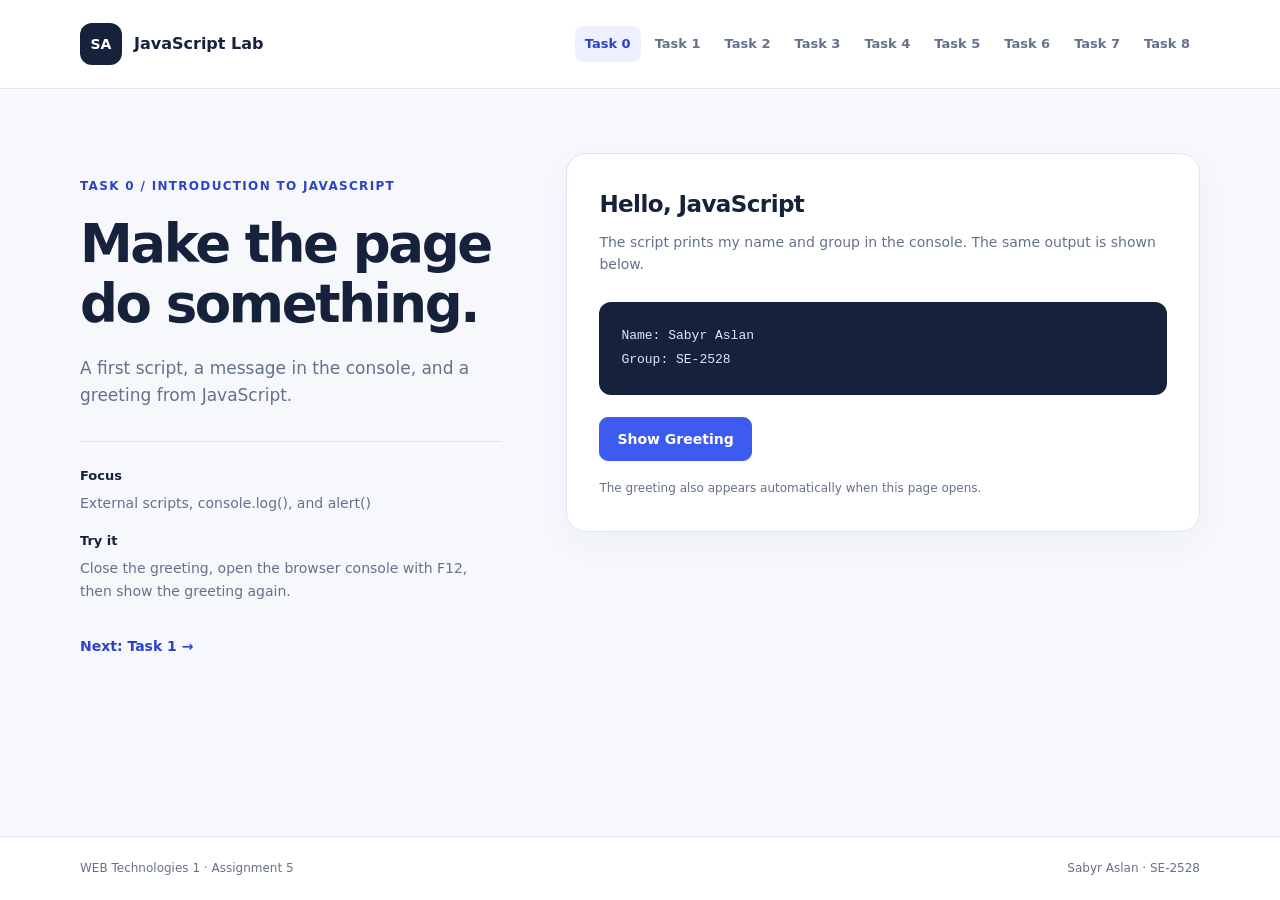
<file: index.html>
<!doctype html>
<html lang="en">
<head>
  <meta charset="utf-8">
  <meta name="viewport" content="width=device-width, initial-scale=1">
  <meta name="description" content="WEB Technologies 1 Assignment 5: Introduction to JavaScript. Sabyr Aslan, SE-2528.">
  <title>Task 0 | Introduction to JavaScript</title>
  <link rel="stylesheet" href="styles.css">
  <script src="scripts/task0.js" defer></script>
</head>
<body>
  <a class="skip-link" href="#main">Skip to content</a>
  <header class="site-header">
    <div class="container nav-inner">
      <a class="brand" href="index.html"><span class="brand-mark">SA</span> JavaScript Lab</a>
      <nav class="site-nav" aria-label="Assignment tasks">
        <a href="index.html" aria-current="page">Task 0</a>
        <a href="task1.html">Task 1</a>
        <a href="task2.html">Task 2</a>
        <a href="task3.html">Task 3</a>
        <a href="task4.html">Task 4</a>
        <a href="task5.html">Task 5</a>
        <a href="task6.html">Task 6</a>
        <a href="task7.html">Task 7</a>
        <a href="task8.html">Task 8</a>
      </nav>
    </div>
  </header>
  <main class="page-main container" id="main">
    <div class="page-layout">
      <section class="page-copy" aria-labelledby="page-title">
        <p class="eyebrow">Task 0 / Introduction to JavaScript</p>
        <h1 id="page-title">Make the page do something.</h1>
        <p class="lede">A first script, a message in the console, and a greeting from JavaScript.</p>
        <dl class="task-detail">
          <dt>Focus</dt><dd>External scripts, console.log(), and alert()</dd>
          <dt>Try it</dt><dd>Close the greeting, open the browser console with F12, then show the greeting again.</dd>
        </dl>
        <a class="next-link" href="task1.html">Next: Task 1 &rarr;</a>
      </section>
      <section class="demo-panel" aria-labelledby="demo-title">
        <h2 id="demo-title">Hello, JavaScript</h2>
        <p class="panel-lead">The script prints my name and group in the console. The same output is shown below.</p>
        <pre class="console-output" id="console-output" aria-label="Console output"></pre>
        <div class="button-row"><button type="button" id="show-greeting">Show Greeting</button></div>
        <p class="demo-note">The greeting also appears automatically when this page opens.</p>
        <noscript><p class="demo-note">Enable JavaScript to use this demo.</p></noscript>
      </section>
    </div>
  </main>
  <footer class="site-footer">
    <div class="container footer-inner"><p>WEB Technologies 1 · Assignment 5</p><p>Sabyr Aslan · SE-2528</p></div>
  </footer>
</body>
</html>
</file>
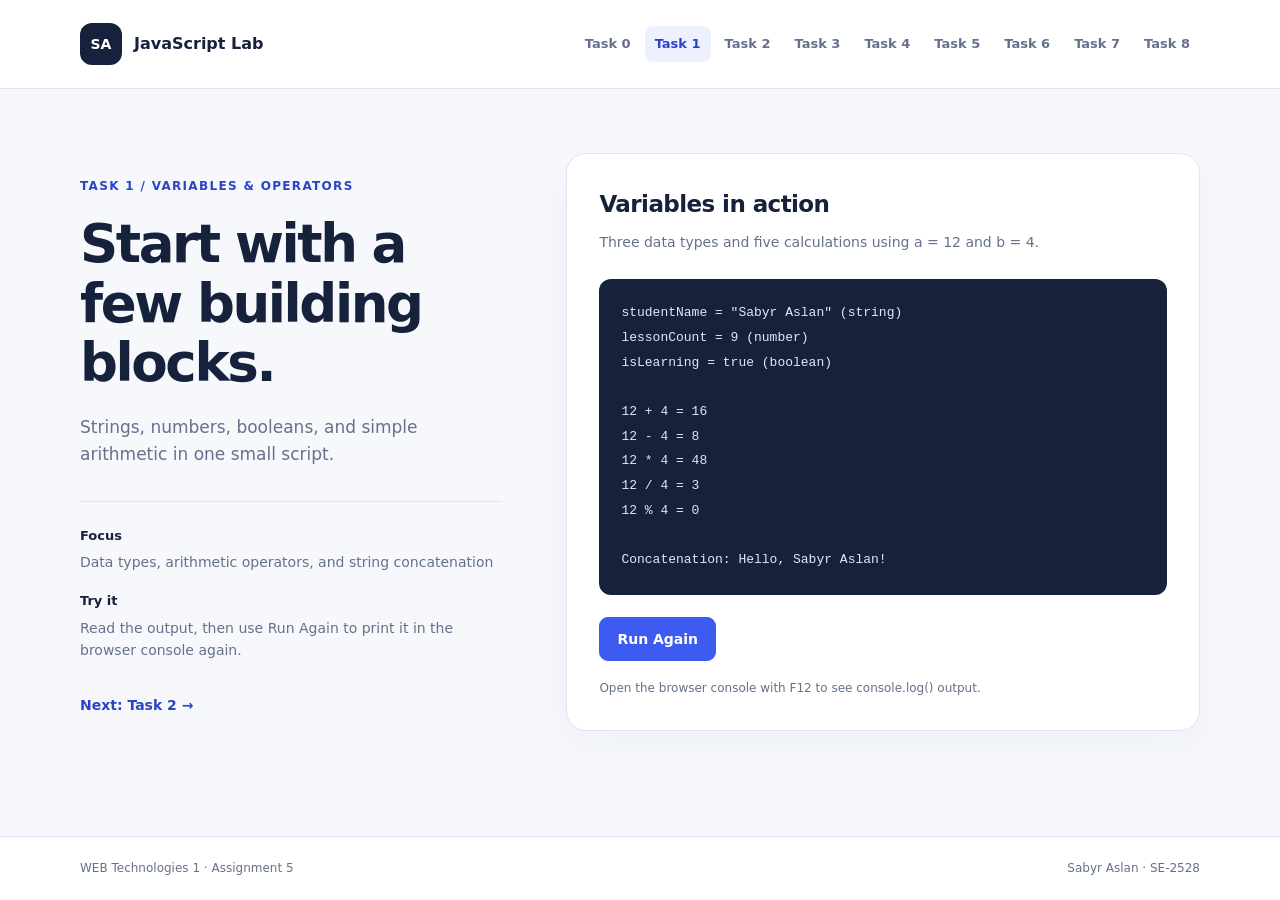
<file: task1.html>
<!doctype html>
<html lang="en">
<head>
  <meta charset="utf-8">
  <meta name="viewport" content="width=device-width, initial-scale=1">
  <meta name="description" content="WEB Technologies 1 Assignment 5: Variables &amp; Operators. Sabyr Aslan, SE-2528.">
  <title>Task 1 | Variables &amp; Operators</title>
  <link rel="stylesheet" href="styles.css">
  <script src="scripts/task1.js" defer></script>
</head>
<body>
  <a class="skip-link" href="#main">Skip to content</a>
  <header class="site-header">
    <div class="container nav-inner">
      <a class="brand" href="index.html"><span class="brand-mark">SA</span> JavaScript Lab</a>
      <nav class="site-nav" aria-label="Assignment tasks">
        <a href="index.html">Task 0</a>
        <a href="task1.html" aria-current="page">Task 1</a>
        <a href="task2.html">Task 2</a>
        <a href="task3.html">Task 3</a>
        <a href="task4.html">Task 4</a>
        <a href="task5.html">Task 5</a>
        <a href="task6.html">Task 6</a>
        <a href="task7.html">Task 7</a>
        <a href="task8.html">Task 8</a>
      </nav>
    </div>
  </header>
  <main class="page-main container" id="main">
    <div class="page-layout">
      <section class="page-copy" aria-labelledby="page-title">
        <p class="eyebrow">Task 1 / Variables &amp; Operators</p>
        <h1 id="page-title">Start with a few building blocks.</h1>
        <p class="lede">Strings, numbers, booleans, and simple arithmetic in one small script.</p>
        <dl class="task-detail">
          <dt>Focus</dt><dd>Data types, arithmetic operators, and string concatenation</dd>
          <dt>Try it</dt><dd>Read the output, then use Run Again to print it in the browser console again.</dd>
        </dl>
        <a class="next-link" href="task2.html">Next: Task 2 &rarr;</a>
      </section>
      <section class="demo-panel" aria-labelledby="demo-title">
        <h2 id="demo-title">Variables in action</h2>
        <p class="panel-lead">Three data types and five calculations using a = 12 and b = 4.</p>
        <pre class="console-output" id="console-output" aria-label="Console output"></pre>
        <div class="button-row"><button type="button" id="run-script">Run Again</button></div>
        <p class="demo-note">Open the browser console with F12 to see console.log() output.</p>
        <noscript><p class="demo-note">Enable JavaScript to use this demo.</p></noscript>
      </section>
    </div>
  </main>
  <footer class="site-footer">
    <div class="container footer-inner"><p>WEB Technologies 1 · Assignment 5</p><p>Sabyr Aslan · SE-2528</p></div>
  </footer>
</body>
</html>
</file>
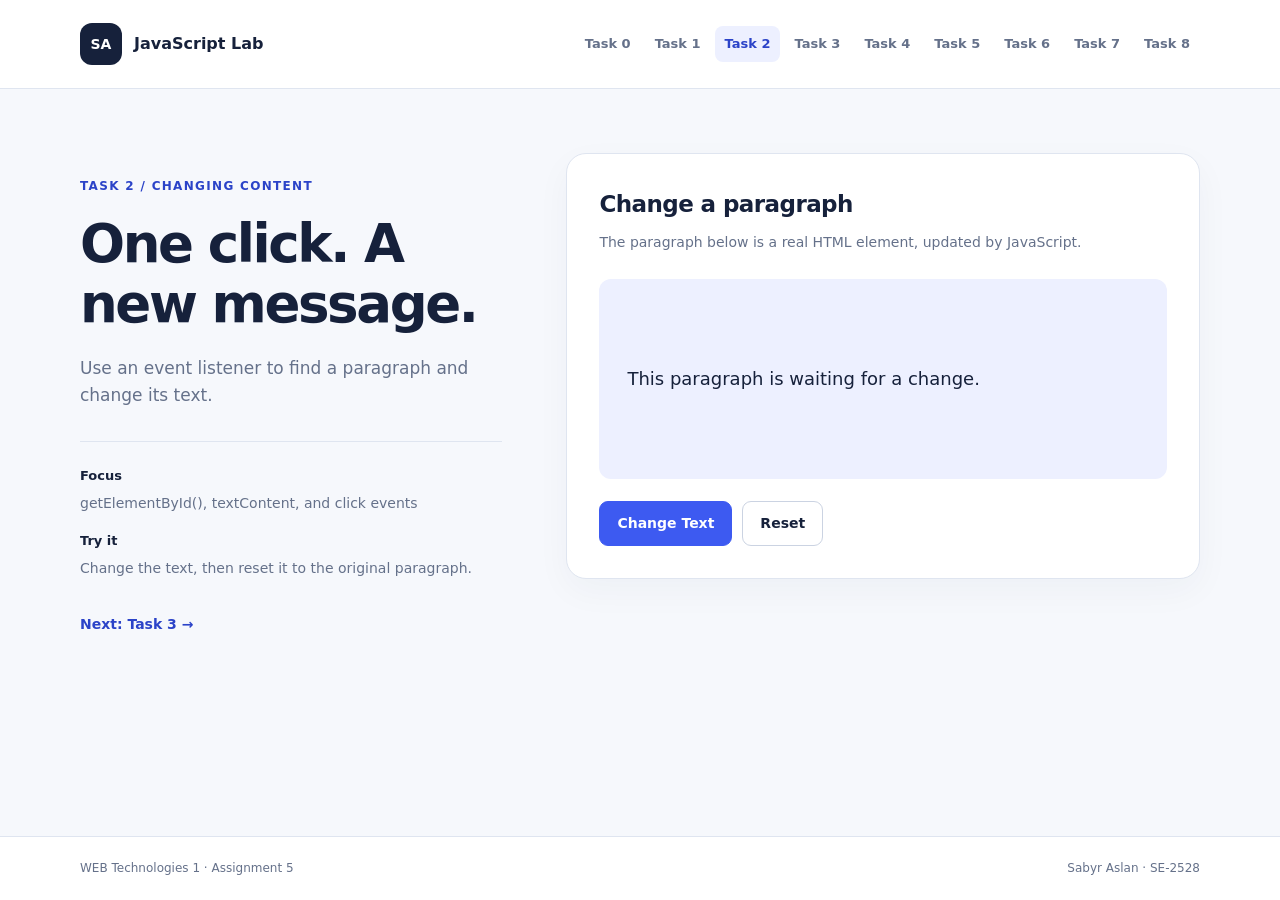
<file: task2.html>
<!doctype html>
<html lang="en">
<head>
  <meta charset="utf-8">
  <meta name="viewport" content="width=device-width, initial-scale=1">
  <meta name="description" content="WEB Technologies 1 Assignment 5: Changing Content. Sabyr Aslan, SE-2528.">
  <title>Task 2 | Changing Content</title>
  <link rel="stylesheet" href="styles.css">
  <script src="scripts/task2.js" defer></script>
</head>
<body>
  <a class="skip-link" href="#main">Skip to content</a>
  <header class="site-header">
    <div class="container nav-inner">
      <a class="brand" href="index.html"><span class="brand-mark">SA</span> JavaScript Lab</a>
      <nav class="site-nav" aria-label="Assignment tasks">
        <a href="index.html">Task 0</a>
        <a href="task1.html">Task 1</a>
        <a href="task2.html" aria-current="page">Task 2</a>
        <a href="task3.html">Task 3</a>
        <a href="task4.html">Task 4</a>
        <a href="task5.html">Task 5</a>
        <a href="task6.html">Task 6</a>
        <a href="task7.html">Task 7</a>
        <a href="task8.html">Task 8</a>
      </nav>
    </div>
  </header>
  <main class="page-main container" id="main">
    <div class="page-layout">
      <section class="page-copy" aria-labelledby="page-title">
        <p class="eyebrow">Task 2 / Changing Content</p>
        <h1 id="page-title">One click. A new message.</h1>
        <p class="lede">Use an event listener to find a paragraph and change its text.</p>
        <dl class="task-detail">
          <dt>Focus</dt><dd>getElementById(), textContent, and click events</dd>
          <dt>Try it</dt><dd>Change the text, then reset it to the original paragraph.</dd>
        </dl>
        <a class="next-link" href="task3.html">Next: Task 3 &rarr;</a>
      </section>
      <section class="demo-panel" aria-labelledby="demo-title">
        <h2 id="demo-title">Change a paragraph</h2>
        <p class="panel-lead">The paragraph below is a real HTML element, updated by JavaScript.</p>
        <p class="preview-box" id="changing-text" aria-live="polite">This paragraph is waiting for a change.</p>
        <div class="button-row"><button type="button" id="change-text">Change Text</button><button class="secondary" type="button" id="reset-text">Reset</button></div>
        <noscript><p class="demo-note">Enable JavaScript to use this demo.</p></noscript>
      </section>
    </div>
  </main>
  <footer class="site-footer">
    <div class="container footer-inner"><p>WEB Technologies 1 · Assignment 5</p><p>Sabyr Aslan · SE-2528</p></div>
  </footer>
</body>
</html>
</file>
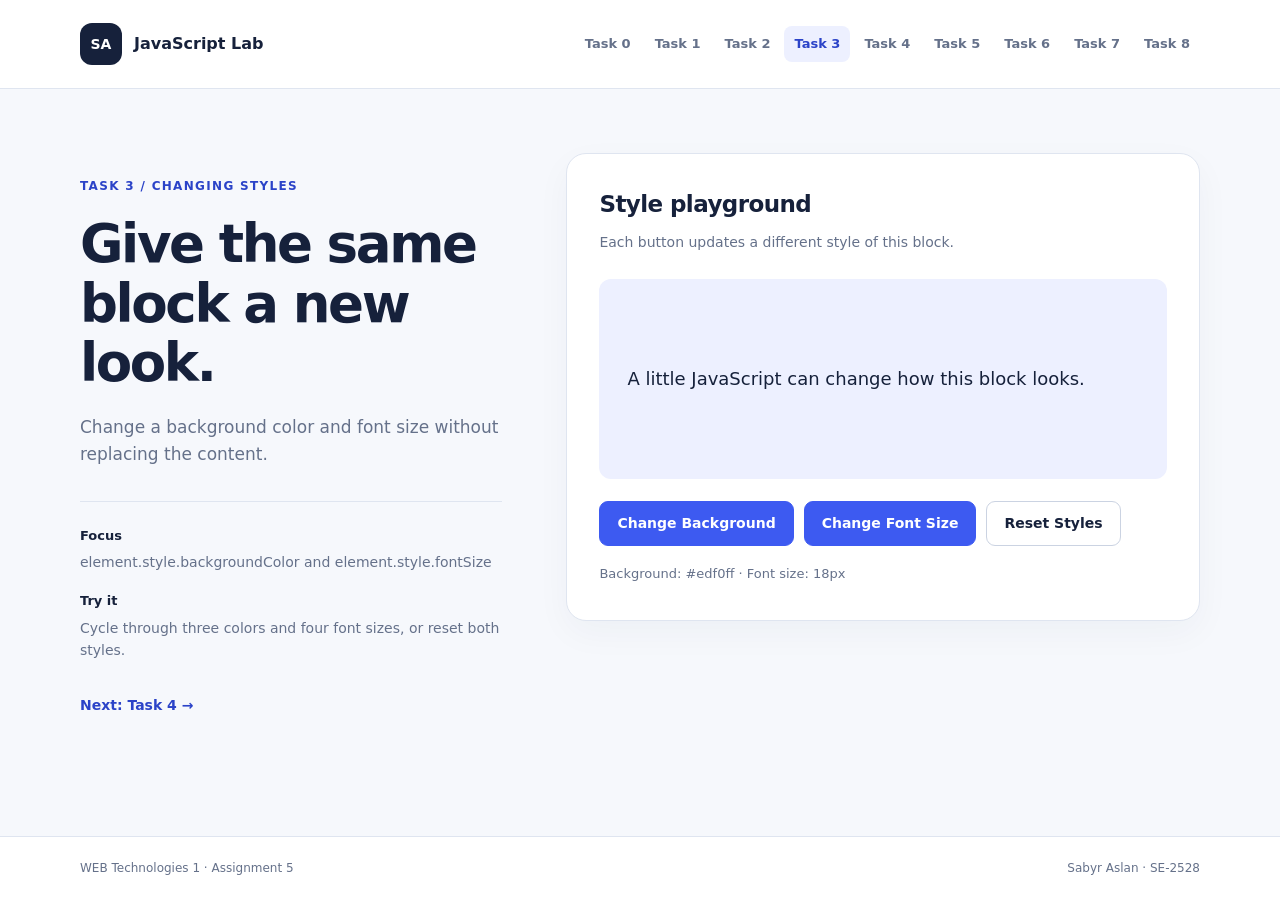
<file: task3.html>
<!doctype html>
<html lang="en">
<head>
  <meta charset="utf-8">
  <meta name="viewport" content="width=device-width, initial-scale=1">
  <meta name="description" content="WEB Technologies 1 Assignment 5: Changing Styles. Sabyr Aslan, SE-2528.">
  <title>Task 3 | Changing Styles</title>
  <link rel="stylesheet" href="styles.css">
  <script src="scripts/task3.js" defer></script>
</head>
<body>
  <a class="skip-link" href="#main">Skip to content</a>
  <header class="site-header">
    <div class="container nav-inner">
      <a class="brand" href="index.html"><span class="brand-mark">SA</span> JavaScript Lab</a>
      <nav class="site-nav" aria-label="Assignment tasks">
        <a href="index.html">Task 0</a>
        <a href="task1.html">Task 1</a>
        <a href="task2.html">Task 2</a>
        <a href="task3.html" aria-current="page">Task 3</a>
        <a href="task4.html">Task 4</a>
        <a href="task5.html">Task 5</a>
        <a href="task6.html">Task 6</a>
        <a href="task7.html">Task 7</a>
        <a href="task8.html">Task 8</a>
      </nav>
    </div>
  </header>
  <main class="page-main container" id="main">
    <div class="page-layout">
      <section class="page-copy" aria-labelledby="page-title">
        <p class="eyebrow">Task 3 / Changing Styles</p>
        <h1 id="page-title">Give the same block a new look.</h1>
        <p class="lede">Change a background color and font size without replacing the content.</p>
        <dl class="task-detail">
          <dt>Focus</dt><dd>element.style.backgroundColor and element.style.fontSize</dd>
          <dt>Try it</dt><dd>Cycle through three colors and four font sizes, or reset both styles.</dd>
        </dl>
        <a class="next-link" href="task4.html">Next: Task 4 &rarr;</a>
      </section>
      <section class="demo-panel" aria-labelledby="demo-title">
        <h2 id="demo-title">Style playground</h2>
        <p class="panel-lead">Each button updates a different style of this block.</p>
        <div class="preview-box" id="style-box">A little JavaScript can change how this block looks.</div>
        <div class="button-row"><button type="button" id="change-background">Change Background</button><button type="button" id="change-font">Change Font Size</button><button class="secondary" type="button" id="reset-styles">Reset Styles</button></div>
        <p class="status" id="style-status" role="status" aria-live="polite"></p>
        <noscript><p class="demo-note">Enable JavaScript to use this demo.</p></noscript>
      </section>
    </div>
  </main>
  <footer class="site-footer">
    <div class="container footer-inner"><p>WEB Technologies 1 · Assignment 5</p><p>Sabyr Aslan · SE-2528</p></div>
  </footer>
</body>
</html>
</file>
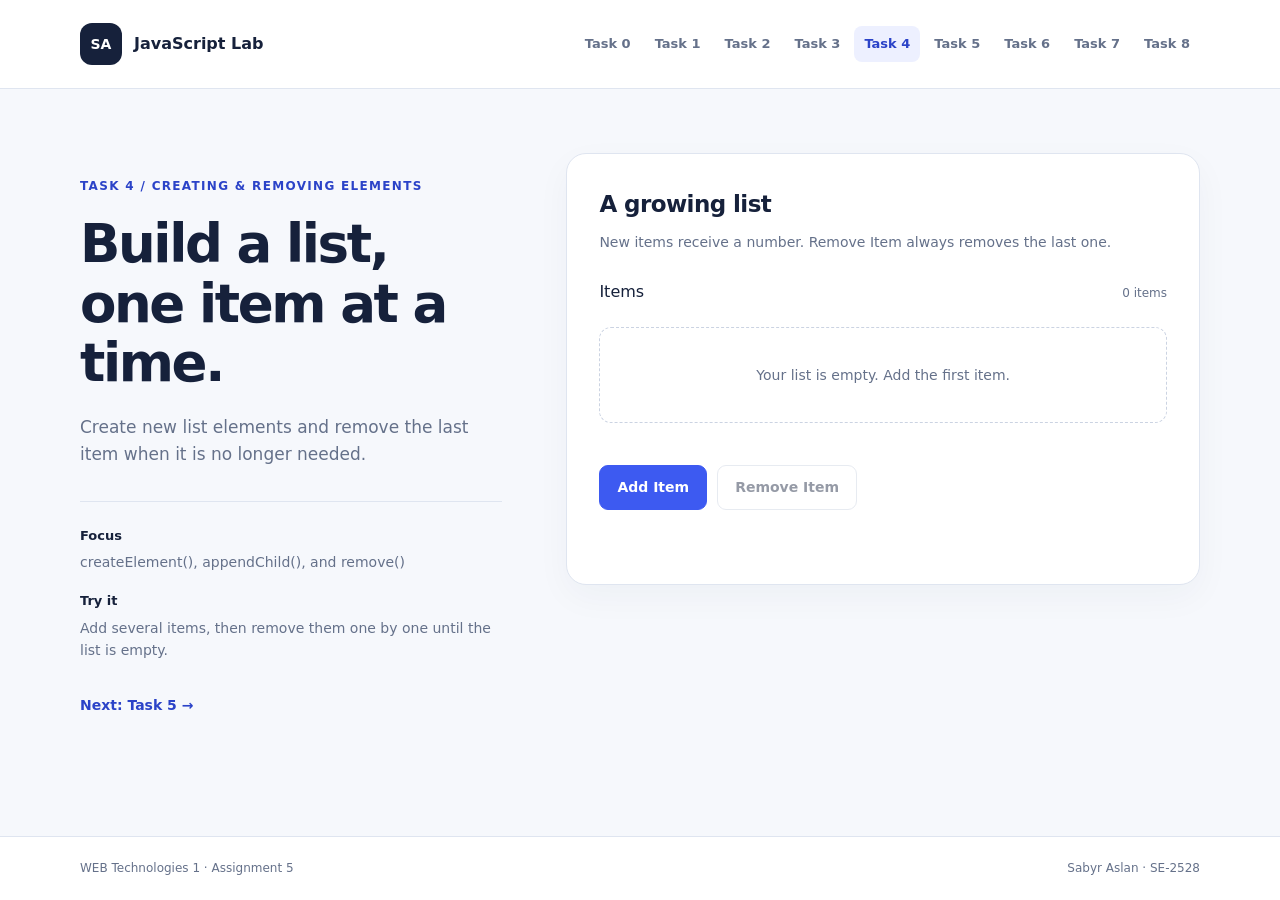
<file: task4.html>
<!doctype html>
<html lang="en">
<head>
  <meta charset="utf-8">
  <meta name="viewport" content="width=device-width, initial-scale=1">
  <meta name="description" content="WEB Technologies 1 Assignment 5: Creating &amp; Removing Elements. Sabyr Aslan, SE-2528.">
  <title>Task 4 | Creating &amp; Removing Elements</title>
  <link rel="stylesheet" href="styles.css">
  <script src="scripts/task4.js" defer></script>
</head>
<body>
  <a class="skip-link" href="#main">Skip to content</a>
  <header class="site-header">
    <div class="container nav-inner">
      <a class="brand" href="index.html"><span class="brand-mark">SA</span> JavaScript Lab</a>
      <nav class="site-nav" aria-label="Assignment tasks">
        <a href="index.html">Task 0</a>
        <a href="task1.html">Task 1</a>
        <a href="task2.html">Task 2</a>
        <a href="task3.html">Task 3</a>
        <a href="task4.html" aria-current="page">Task 4</a>
        <a href="task5.html">Task 5</a>
        <a href="task6.html">Task 6</a>
        <a href="task7.html">Task 7</a>
        <a href="task8.html">Task 8</a>
      </nav>
    </div>
  </header>
  <main class="page-main container" id="main">
    <div class="page-layout">
      <section class="page-copy" aria-labelledby="page-title">
        <p class="eyebrow">Task 4 / Creating &amp; Removing Elements</p>
        <h1 id="page-title">Build a list, one item at a time.</h1>
        <p class="lede">Create new list elements and remove the last item when it is no longer needed.</p>
        <dl class="task-detail">
          <dt>Focus</dt><dd>createElement(), appendChild(), and remove()</dd>
          <dt>Try it</dt><dd>Add several items, then remove them one by one until the list is empty.</dd>
        </dl>
        <a class="next-link" href="task5.html">Next: Task 5 &rarr;</a>
      </section>
      <section class="demo-panel" aria-labelledby="demo-title">
        <h2 id="demo-title">A growing list</h2>
        <p class="panel-lead">New items receive a number. Remove Item always removes the last one.</p>
        <div class="label-row"><span>Items</span><span class="counter" id="item-count">0 items</span></div>
        <p class="empty-state" id="empty-state">Your list is empty. Add the first item.</p>
        <ul class="item-list" id="item-list" aria-label="Items"></ul>
        <div class="button-row"><button type="button" id="add-item">Add Item</button><button class="secondary" type="button" id="remove-item" disabled>Remove Item</button></div>
        <p class="status" id="item-status" role="status" aria-live="polite"></p>
        <noscript><p class="demo-note">Enable JavaScript to use this demo.</p></noscript>
      </section>
    </div>
  </main>
  <footer class="site-footer">
    <div class="container footer-inner"><p>WEB Technologies 1 · Assignment 5</p><p>Sabyr Aslan · SE-2528</p></div>
  </footer>
</body>
</html>
</file>
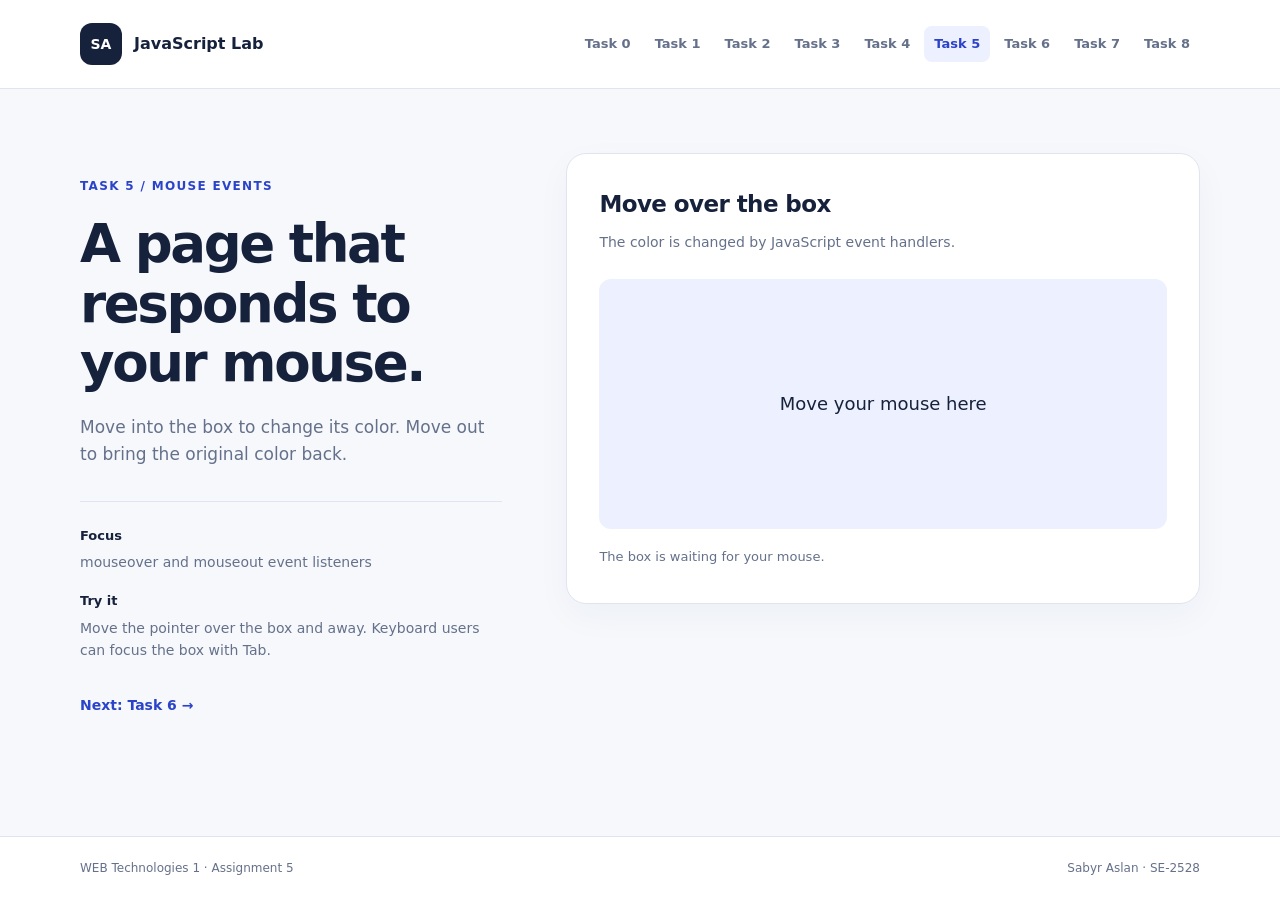
<file: task5.html>
<!doctype html>
<html lang="en">
<head>
  <meta charset="utf-8">
  <meta name="viewport" content="width=device-width, initial-scale=1">
  <meta name="description" content="WEB Technologies 1 Assignment 5: Mouse Events. Sabyr Aslan, SE-2528.">
  <title>Task 5 | Mouse Events</title>
  <link rel="stylesheet" href="styles.css">
  <script src="scripts/task5.js" defer></script>
</head>
<body>
  <a class="skip-link" href="#main">Skip to content</a>
  <header class="site-header">
    <div class="container nav-inner">
      <a class="brand" href="index.html"><span class="brand-mark">SA</span> JavaScript Lab</a>
      <nav class="site-nav" aria-label="Assignment tasks">
        <a href="index.html">Task 0</a>
        <a href="task1.html">Task 1</a>
        <a href="task2.html">Task 2</a>
        <a href="task3.html">Task 3</a>
        <a href="task4.html">Task 4</a>
        <a href="task5.html" aria-current="page">Task 5</a>
        <a href="task6.html">Task 6</a>
        <a href="task7.html">Task 7</a>
        <a href="task8.html">Task 8</a>
      </nav>
    </div>
  </header>
  <main class="page-main container" id="main">
    <div class="page-layout">
      <section class="page-copy" aria-labelledby="page-title">
        <p class="eyebrow">Task 5 / Mouse Events</p>
        <h1 id="page-title">A page that responds to your mouse.</h1>
        <p class="lede">Move into the box to change its color. Move out to bring the original color back.</p>
        <dl class="task-detail">
          <dt>Focus</dt><dd>mouseover and mouseout event listeners</dd>
          <dt>Try it</dt><dd>Move the pointer over the box and away. Keyboard users can focus the box with Tab.</dd>
        </dl>
        <a class="next-link" href="task6.html">Next: Task 6 &rarr;</a>
      </section>
      <section class="demo-panel" aria-labelledby="demo-title">
        <h2 id="demo-title">Move over the box</h2>
        <p class="panel-lead">The color is changed by JavaScript event handlers.</p>
        <div class="preview-box hover-box" id="hover-box" tabindex="0" role="region" aria-label="Mouse event preview">Move your mouse here</div>
        <p class="status" id="mouse-status" role="status" aria-live="polite">The box is waiting for your mouse.</p>
        <noscript><p class="demo-note">Enable JavaScript to use this demo.</p></noscript>
      </section>
    </div>
  </main>
  <footer class="site-footer">
    <div class="container footer-inner"><p>WEB Technologies 1 · Assignment 5</p><p>Sabyr Aslan · SE-2528</p></div>
  </footer>
</body>
</html>
</file>
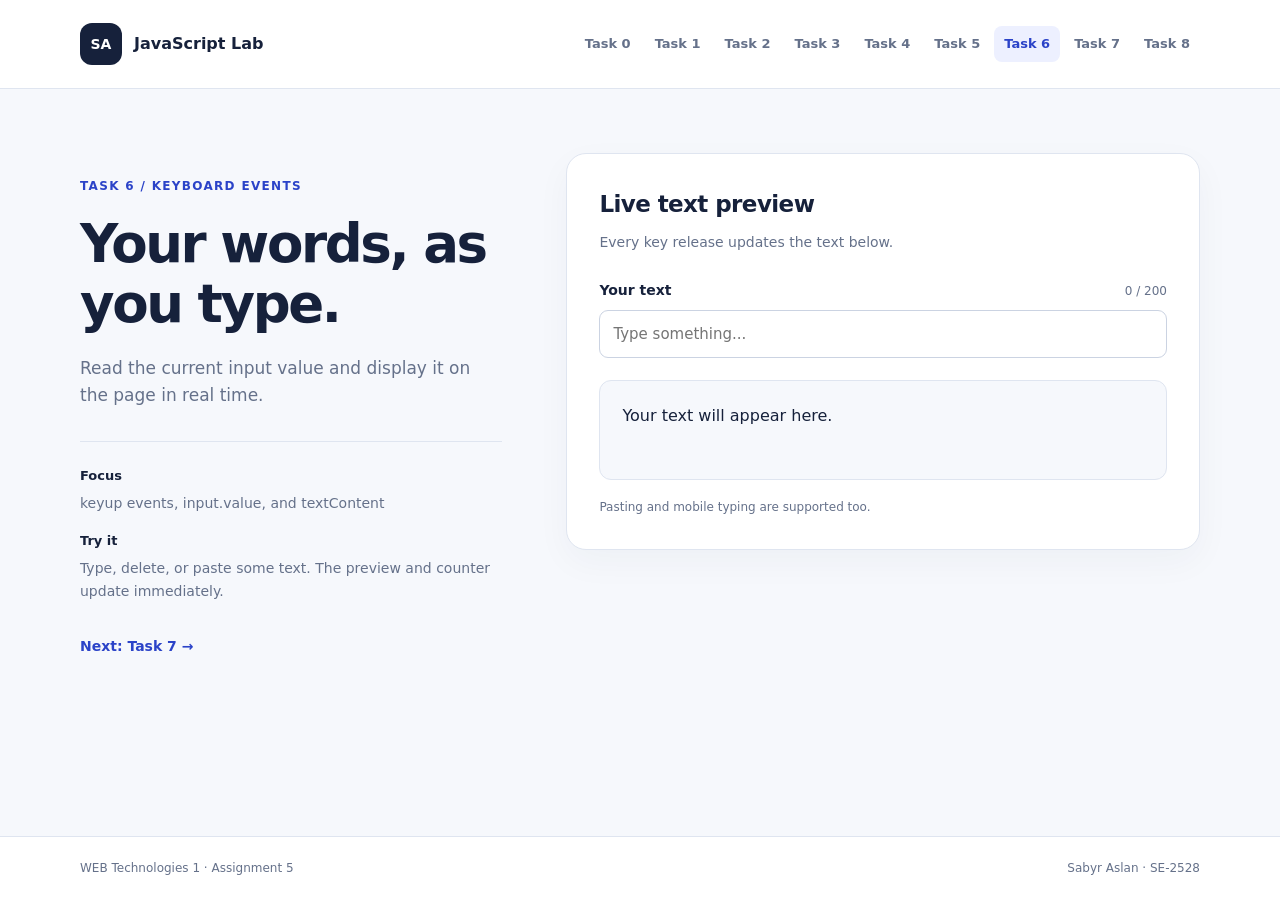
<file: task6.html>
<!doctype html>
<html lang="en">
<head>
  <meta charset="utf-8">
  <meta name="viewport" content="width=device-width, initial-scale=1">
  <meta name="description" content="WEB Technologies 1 Assignment 5: Keyboard Events. Sabyr Aslan, SE-2528.">
  <title>Task 6 | Keyboard Events</title>
  <link rel="stylesheet" href="styles.css">
  <script src="scripts/task6.js" defer></script>
</head>
<body>
  <a class="skip-link" href="#main">Skip to content</a>
  <header class="site-header">
    <div class="container nav-inner">
      <a class="brand" href="index.html"><span class="brand-mark">SA</span> JavaScript Lab</a>
      <nav class="site-nav" aria-label="Assignment tasks">
        <a href="index.html">Task 0</a>
        <a href="task1.html">Task 1</a>
        <a href="task2.html">Task 2</a>
        <a href="task3.html">Task 3</a>
        <a href="task4.html">Task 4</a>
        <a href="task5.html">Task 5</a>
        <a href="task6.html" aria-current="page">Task 6</a>
        <a href="task7.html">Task 7</a>
        <a href="task8.html">Task 8</a>
      </nav>
    </div>
  </header>
  <main class="page-main container" id="main">
    <div class="page-layout">
      <section class="page-copy" aria-labelledby="page-title">
        <p class="eyebrow">Task 6 / Keyboard Events</p>
        <h1 id="page-title">Your words, as you type.</h1>
        <p class="lede">Read the current input value and display it on the page in real time.</p>
        <dl class="task-detail">
          <dt>Focus</dt><dd>keyup events, input.value, and textContent</dd>
          <dt>Try it</dt><dd>Type, delete, or paste some text. The preview and counter update immediately.</dd>
        </dl>
        <a class="next-link" href="task7.html">Next: Task 7 &rarr;</a>
      </section>
      <section class="demo-panel" aria-labelledby="demo-title">
        <h2 id="demo-title">Live text preview</h2>
        <p class="panel-lead">Every key release updates the text below.</p>
        <div class="label-row"><label for="live-input">Your text</label><span class="counter" id="character-count">0 / 200</span></div>
        <input id="live-input" type="text" maxlength="200" placeholder="Type something..." autocomplete="off">
        <output class="live-output" id="live-output" for="live-input" aria-live="polite">Your text will appear here.</output>
        <p class="demo-note">Pasting and mobile typing are supported too.</p>
        <noscript><p class="demo-note">Enable JavaScript to use this demo.</p></noscript>
      </section>
    </div>
  </main>
  <footer class="site-footer">
    <div class="container footer-inner"><p>WEB Technologies 1 · Assignment 5</p><p>Sabyr Aslan · SE-2528</p></div>
  </footer>
</body>
</html>
</file>
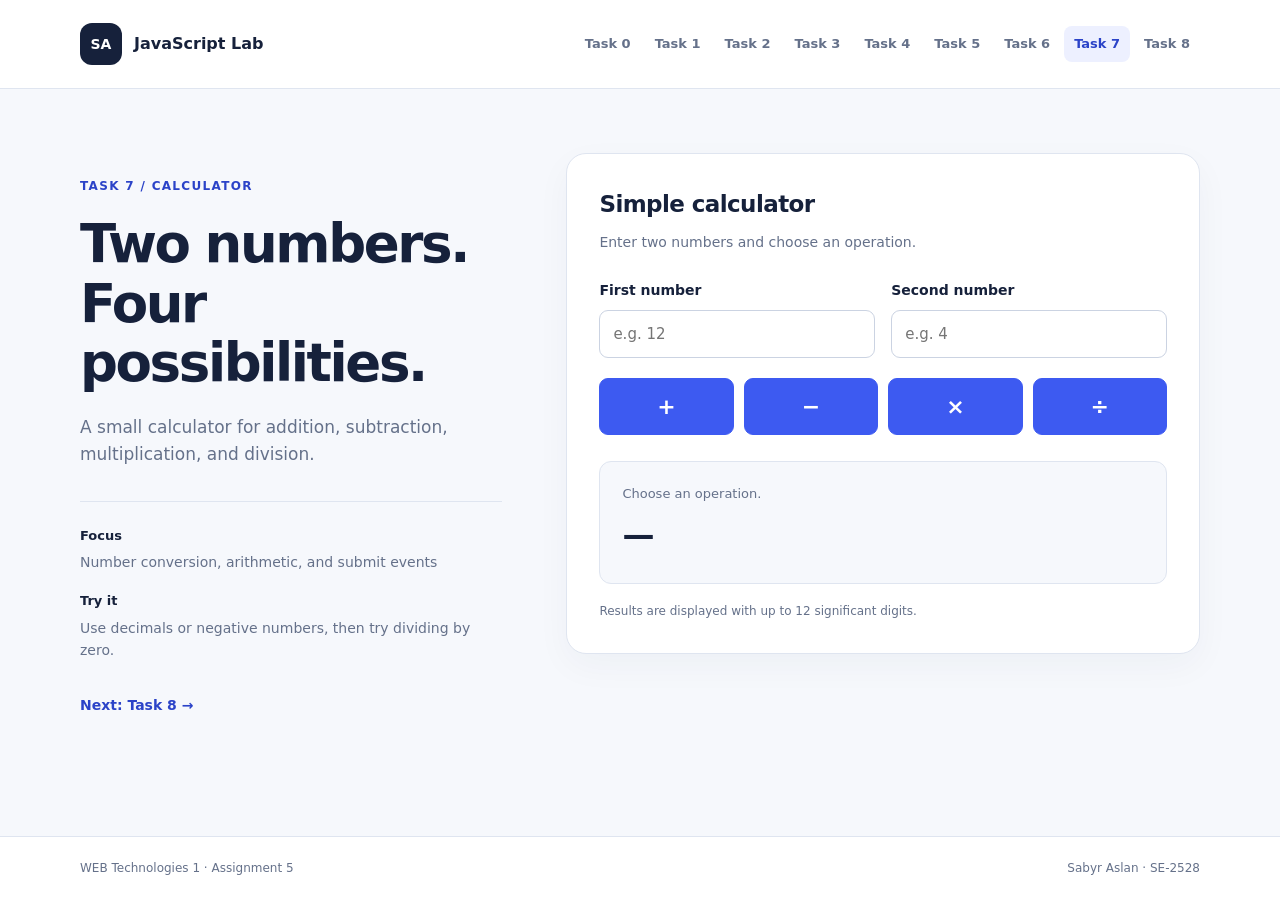
<file: task7.html>
<!doctype html>
<html lang="en">
<head>
  <meta charset="utf-8">
  <meta name="viewport" content="width=device-width, initial-scale=1">
  <meta name="description" content="WEB Technologies 1 Assignment 5: Calculator. Sabyr Aslan, SE-2528.">
  <title>Task 7 | Calculator</title>
  <link rel="stylesheet" href="styles.css">
  <script src="scripts/task7.js" defer></script>
</head>
<body>
  <a class="skip-link" href="#main">Skip to content</a>
  <header class="site-header">
    <div class="container nav-inner">
      <a class="brand" href="index.html"><span class="brand-mark">SA</span> JavaScript Lab</a>
      <nav class="site-nav" aria-label="Assignment tasks">
        <a href="index.html">Task 0</a>
        <a href="task1.html">Task 1</a>
        <a href="task2.html">Task 2</a>
        <a href="task3.html">Task 3</a>
        <a href="task4.html">Task 4</a>
        <a href="task5.html">Task 5</a>
        <a href="task6.html">Task 6</a>
        <a href="task7.html" aria-current="page">Task 7</a>
        <a href="task8.html">Task 8</a>
      </nav>
    </div>
  </header>
  <main class="page-main container" id="main">
    <div class="page-layout">
      <section class="page-copy" aria-labelledby="page-title">
        <p class="eyebrow">Task 7 / Calculator</p>
        <h1 id="page-title">Two numbers. Four possibilities.</h1>
        <p class="lede">A small calculator for addition, subtraction, multiplication, and division.</p>
        <dl class="task-detail">
          <dt>Focus</dt><dd>Number conversion, arithmetic, and submit events</dd>
          <dt>Try it</dt><dd>Use decimals or negative numbers, then try dividing by zero.</dd>
        </dl>
        <a class="next-link" href="task8.html">Next: Task 8 &rarr;</a>
      </section>
      <section class="demo-panel" aria-labelledby="demo-title">
        <h2 id="demo-title">Simple calculator</h2>
        <p class="panel-lead">Enter two numbers and choose an operation.</p>
        <form id="calculator">
          <div class="field-grid">
            <div class="field"><label for="first-number">First number</label><input id="first-number" name="first" type="number" step="any" required placeholder="e.g. 12"></div>
            <div class="field"><label for="second-number">Second number</label><input id="second-number" name="second" type="number" step="any" required placeholder="e.g. 4"></div>
          </div>
          <div class="operations">
            <button type="submit" name="operation" value="add" aria-label="Add">+</button>
            <button type="submit" name="operation" value="subtract" aria-label="Subtract">−</button>
            <button type="submit" name="operation" value="multiply" aria-label="Multiply">×</button>
            <button type="submit" name="operation" value="divide" aria-label="Divide">÷</button>
          </div>
        </form>
        <div class="result-box" id="result-box" aria-live="polite" aria-atomic="true"><p id="calc-expression">Choose an operation.</p><output id="calc-result" for="first-number second-number">—</output></div>
        <p class="demo-note">Results are displayed with up to 12 significant digits.</p>
        <noscript><p class="demo-note">Enable JavaScript to use this demo.</p></noscript>
      </section>
    </div>
  </main>
  <footer class="site-footer">
    <div class="container footer-inner"><p>WEB Technologies 1 · Assignment 5</p><p>Sabyr Aslan · SE-2528</p></div>
  </footer>
</body>
</html>
</file>
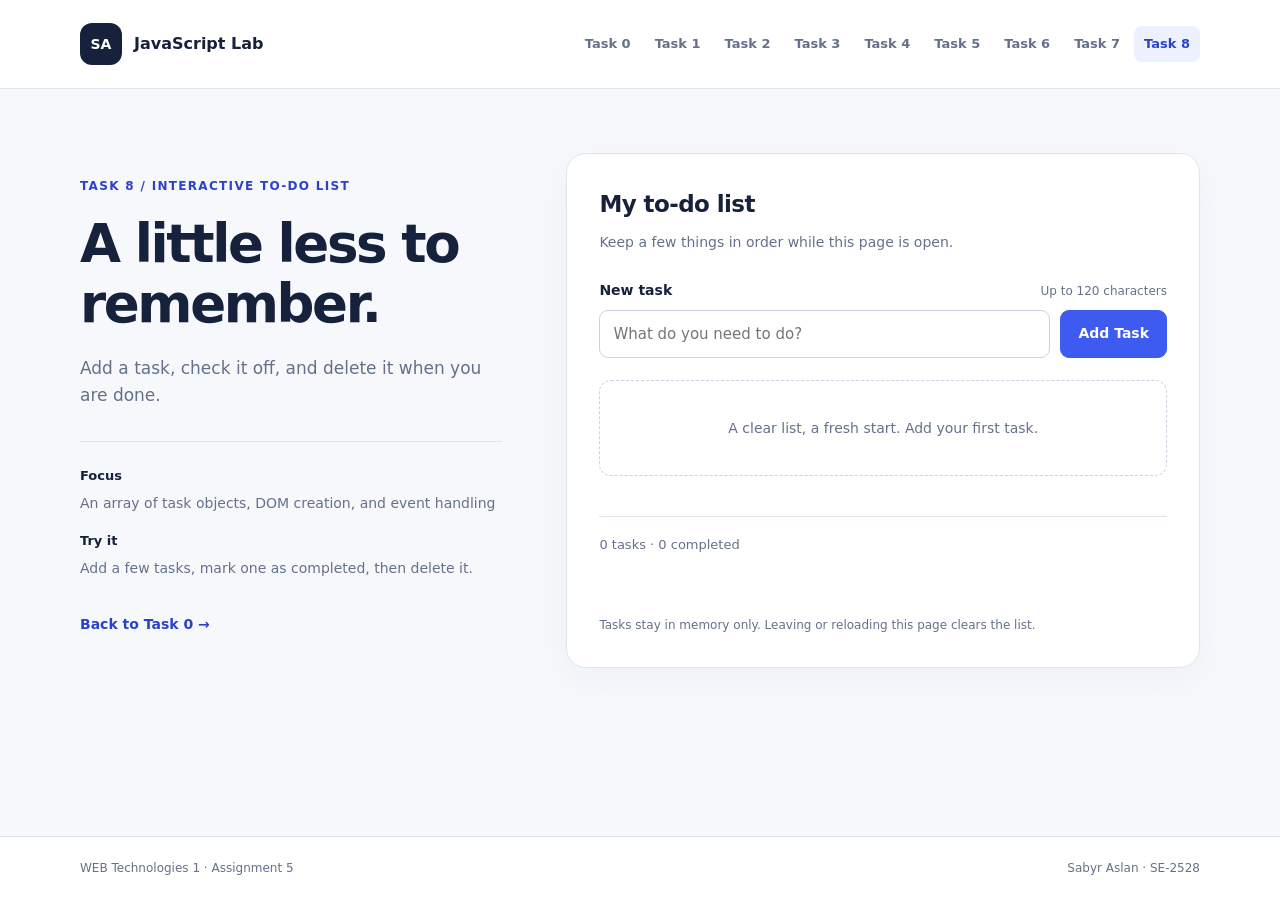
<file: task8.html>
<!doctype html>
<html lang="en">
<head>
  <meta charset="utf-8">
  <meta name="viewport" content="width=device-width, initial-scale=1">
  <meta name="description" content="WEB Technologies 1 Assignment 5: Interactive To-Do List. Sabyr Aslan, SE-2528.">
  <title>Task 8 | Interactive To-Do List</title>
  <link rel="stylesheet" href="styles.css">
  <script src="scripts/task8.js" defer></script>
</head>
<body>
  <a class="skip-link" href="#main">Skip to content</a>
  <header class="site-header">
    <div class="container nav-inner">
      <a class="brand" href="index.html"><span class="brand-mark">SA</span> JavaScript Lab</a>
      <nav class="site-nav" aria-label="Assignment tasks">
        <a href="index.html">Task 0</a>
        <a href="task1.html">Task 1</a>
        <a href="task2.html">Task 2</a>
        <a href="task3.html">Task 3</a>
        <a href="task4.html">Task 4</a>
        <a href="task5.html">Task 5</a>
        <a href="task6.html">Task 6</a>
        <a href="task7.html">Task 7</a>
        <a href="task8.html" aria-current="page">Task 8</a>
      </nav>
    </div>
  </header>
  <main class="page-main container" id="main">
    <div class="page-layout">
      <section class="page-copy" aria-labelledby="page-title">
        <p class="eyebrow">Task 8 / Interactive To-Do List</p>
        <h1 id="page-title">A little less to remember.</h1>
        <p class="lede">Add a task, check it off, and delete it when you are done.</p>
        <dl class="task-detail">
          <dt>Focus</dt><dd>An array of task objects, DOM creation, and event handling</dd>
          <dt>Try it</dt><dd>Add a few tasks, mark one as completed, then delete it.</dd>
        </dl>
        <a class="next-link" href="index.html">Back to Task 0 &rarr;</a>
      </section>
      <section class="demo-panel" aria-labelledby="demo-title">
        <h2 id="demo-title">My to-do list</h2>
        <p class="panel-lead">Keep a few things in order while this page is open.</p>
        <form id="todo-form">
          <div class="label-row"><label for="task-input">New task</label><span class="counter">Up to 120 characters</span></div>
          <div class="todo-entry"><input id="task-input" name="task" type="text" maxlength="120" required placeholder="What do you need to do?" autocomplete="off" aria-describedby="todo-hint"><button type="submit">Add Task</button></div>
        </form>
        <p class="empty-state" id="empty-state">A clear list, a fresh start. Add your first task.</p>
        <ul class="todo-list" id="todo-list" aria-label="Tasks"></ul>
        <p class="todo-summary" id="todo-summary">0 tasks · 0 completed</p>
        <p class="status" id="todo-status" role="status" aria-live="polite"></p>
        <p class="demo-note" id="todo-hint">Tasks stay in memory only. Leaving or reloading this page clears the list.</p>
        <noscript><p class="demo-note">Enable JavaScript to use this demo.</p></noscript>
      </section>
    </div>
  </main>
  <footer class="site-footer">
    <div class="container footer-inner"><p>WEB Technologies 1 · Assignment 5</p><p>Sabyr Aslan · SE-2528</p></div>
  </footer>
</body>
</html>
</file>
<file: styles.css>
:root {
  color-scheme: light;
  --ink: #16213b;
  --muted: #65718a;
  --accent: #3d5af1;
  --accent-dark: #2b43c8;
  --line: #dfe5f0;
  --paper: #fff;
  --background: #f6f8fc;
}
* { box-sizing: border-box; }
body { display: flex; flex-direction: column; min-height: 100vh; margin: 0; background: var(--background); color: var(--ink); font-family: system-ui, -apple-system, BlinkMacSystemFont, "Segoe UI", sans-serif; line-height: 1.6; }
a { color: var(--accent-dark); }
a:focus-visible, button:focus-visible, input:focus-visible, #hover-box:focus-visible { outline: 3px solid var(--accent); outline-offset: 4px; }
.container { width: min(1120px, calc(100% - 40px)); margin-inline: auto; }
.site-header { background: var(--paper); border-bottom: 1px solid var(--line); }
.nav-inner { display: flex; align-items: center; justify-content: space-between; flex-wrap: wrap; gap: 18px; min-height: 88px; padding-block: 18px; }
.brand { display: inline-flex; align-items: center; gap: 12px; color: var(--ink); font-weight: 750; text-decoration: none; }
.brand-mark { display: grid; place-items: center; width: 42px; height: 42px; border-radius: 12px; background: var(--ink); color: white; font-size: 14px; }
.site-nav { display: flex; flex-wrap: wrap; gap: 4px; }
.site-nav a { padding: 8px 10px; border-radius: 8px; color: var(--muted); font-size: 13px; font-weight: 650; text-decoration: none; }
.site-nav a:hover, .site-nav a[aria-current="page"] { background: #edf0ff; color: var(--accent-dark); }
.skip-link { position: absolute; top: -80px; left: 20px; z-index: 10; padding: 10px 16px; background: var(--ink); color: white; }
.skip-link:focus { top: 10px; }
.page-main { flex: 1; padding-block: 64px 80px; }
.page-layout { display: grid; grid-template-columns: minmax(0, .8fr) minmax(0, 1.2fr); gap: 64px; align-items: start; }
.page-copy { padding-top: 24px; }
.eyebrow { margin: 0 0 18px; color: var(--accent-dark); font-size: 12px; font-weight: 800; letter-spacing: .11em; text-transform: uppercase; }
h1 { margin: 0 0 22px; font-size: clamp(36px, 4.2vw, 53px); font-weight: 750; letter-spacing: -.045em; line-height: 1.12; }
h2 { margin: 0 0 8px; font-size: 23px; font-weight: 750; letter-spacing: -.025em; }
p { margin-top: 0; }
.lede { max-width: 440px; margin-bottom: 0; color: var(--muted); font-size: 17px; }
.task-detail { margin-top: 32px; padding-top: 24px; border-top: 1px solid var(--line); }
.task-detail dt { margin-bottom: 5px; font-size: 13px; font-weight: 700; }
.task-detail dd { margin: 0 0 17px; color: var(--muted); font-size: 14px; }
.next-link { display: inline-block; margin-top: 16px; font-size: 14px; font-weight: 700; text-decoration: none; }
.next-link:hover { text-decoration: underline; }
.demo-panel { min-width: 0; padding: 32px; border: 1px solid var(--line); border-radius: 20px; background: var(--paper); box-shadow: 0 12px 35px rgb(24 41 76 / 4%); }
.panel-lead { margin-bottom: 26px; color: var(--muted); font-size: 14px; }
.button-row { display: flex; flex-wrap: wrap; gap: 10px; margin-top: 22px; }
button { min-height: 44px; padding: 10px 17px; border: 1px solid var(--accent); border-radius: 9px; background: var(--accent); color: white; font: inherit; font-size: 14px; font-weight: 650; cursor: pointer; }
button:hover { border-color: var(--accent-dark); background: var(--accent-dark); }
button.secondary { border-color: #cbd3e2; background: white; color: var(--ink); }
button.secondary:hover { background: var(--background); }
button:disabled { opacity: .45; cursor: not-allowed; }
.console-output { margin: 0; padding: 22px; overflow-x: auto; border-radius: 12px; background: #16213b; color: #e0e7ff; font-family: Consolas, "Courier New", monospace; font-size: 13px; line-height: 1.9; white-space: pre-wrap; overflow-wrap: anywhere; }
.demo-note { margin: 18px 0 0; color: var(--muted); font-size: 12px; }
.preview-box { display: grid; align-content: center; min-height: 200px; margin: 0; padding: 28px; border-radius: 12px; background: #edf0ff; color: var(--ink); font-size: 18px; overflow-wrap: anywhere; }
.hover-box { min-height: 250px; text-align: center; cursor: default; }
.hover-box:focus { outline-offset: 5px; }
.status { min-height: 24px; margin: 18px 0 0; color: var(--muted); font-size: 13px; }
.label-row { display: flex; align-items: baseline; justify-content: space-between; gap: 12px; margin-bottom: 8px; }
.label-row label, .field label { font-size: 14px; font-weight: 650; }
.counter { color: var(--muted); font-size: 12px; }
input[type="text"], input[type="number"] { display: block; width: 100%; min-width: 0; min-height: 46px; padding: 11px 13px; border: 1px solid #cbd3e2; border-radius: 9px; background: white; color: var(--ink); font: inherit; font-size: 15px; }
input:focus { border-color: var(--accent); }
.live-output { display: block; min-height: 100px; margin-top: 22px; padding: 22px; border: 1px solid var(--line); border-radius: 12px; background: var(--background); white-space: pre-wrap; overflow-wrap: anywhere; }
.field-grid { display: grid; grid-template-columns: repeat(2, minmax(0, 1fr)); gap: 16px; }
.field label { display: block; margin-bottom: 8px; }
.operations { display: grid; grid-template-columns: repeat(4, minmax(0, 1fr)); gap: 10px; margin-top: 20px; }
.operations button { font-size: 22px; }
.result-box { margin-top: 26px; padding: 22px; border: 1px solid var(--line); border-radius: 12px; background: var(--background); }
.result-box p { margin: 0 0 5px; color: var(--muted); font-size: 13px; }
.result-box output { display: block; font-size: 32px; font-weight: 700; overflow-wrap: anywhere; }
.result-box[data-state="error"] output { color: #b02a37; font-size: 18px; }
.item-list, .todo-list { display: grid; gap: 10px; margin: 20px 0 0; padding: 0; list-style: none; }
.item-list li { padding: 13px 16px; border: 1px solid var(--line); border-radius: 9px; background: var(--background); }
.empty-state { margin: 22px 0 0; padding: 36px 22px; border: 1px dashed #cbd3e2; border-radius: 12px; color: var(--muted); text-align: center; font-size: 14px; }
.todo-entry { display: flex; align-items: stretch; gap: 10px; }
.todo-entry input { flex: 1; }
.todo-entry button { flex-shrink: 0; }
.todo-list li { display: flex; align-items: center; gap: 12px; min-width: 0; padding: 13px 14px; border: 1px solid var(--line); border-radius: 10px; }
.todo-label { display: flex; align-items: center; flex: 1; gap: 12px; min-width: 0; cursor: pointer; }
.todo-label input { flex-shrink: 0; width: 18px; height: 18px; accent-color: var(--accent); cursor: pointer; }
.todo-text { font-size: 14px; overflow-wrap: anywhere; }
.is-complete .todo-text { color: var(--muted); text-decoration: line-through; }
.todo-list button { min-height: 34px; padding: 6px 10px; border-color: #f1d6da; background: #fff5f6; color: #a32a3a; font-size: 12px; }
.todo-list button:hover { background: #fce7eb; }
.todo-summary { margin: 20px 0 0; padding-top: 18px; border-top: 1px solid var(--line); color: var(--muted); font-size: 13px; }
.site-footer { border-top: 1px solid var(--line); background: var(--paper); }
.footer-inner { display: flex; justify-content: space-between; flex-wrap: wrap; gap: 8px 20px; padding-block: 22px; color: var(--muted); font-size: 12px; }
.footer-inner p { margin: 0; }
[hidden] { display: none !important; }
@media (max-width: 991px) {
  .nav-inner { justify-content: flex-start; }
  .page-layout { gap: 32px; }
  .demo-panel { padding: 25px; }
}
@media (max-width: 767px) {
  .page-main { padding-block: 32px 48px; }
  .page-layout { grid-template-columns: 1fr; gap: 26px; }
  .page-copy { padding-top: 0; }
  h1 { max-width: 550px; margin-bottom: 16px; }
  .task-detail { display: none; }
  .nav-inner { gap: 14px; }
  .site-nav { gap: 2px; }
  .site-nav a { padding: 7px 9px; font-size: 12px; }
  .demo-panel { padding: 23px; border-radius: 16px; }
  .preview-box { padding: 22px; }
}
@media (max-width: 380px) {
  .container { width: calc(100% - 28px); }
  .demo-panel { padding: 18px; }
  .field-grid { grid-template-columns: 1fr; }
  .todo-entry { flex-direction: column; }
}
</file>
